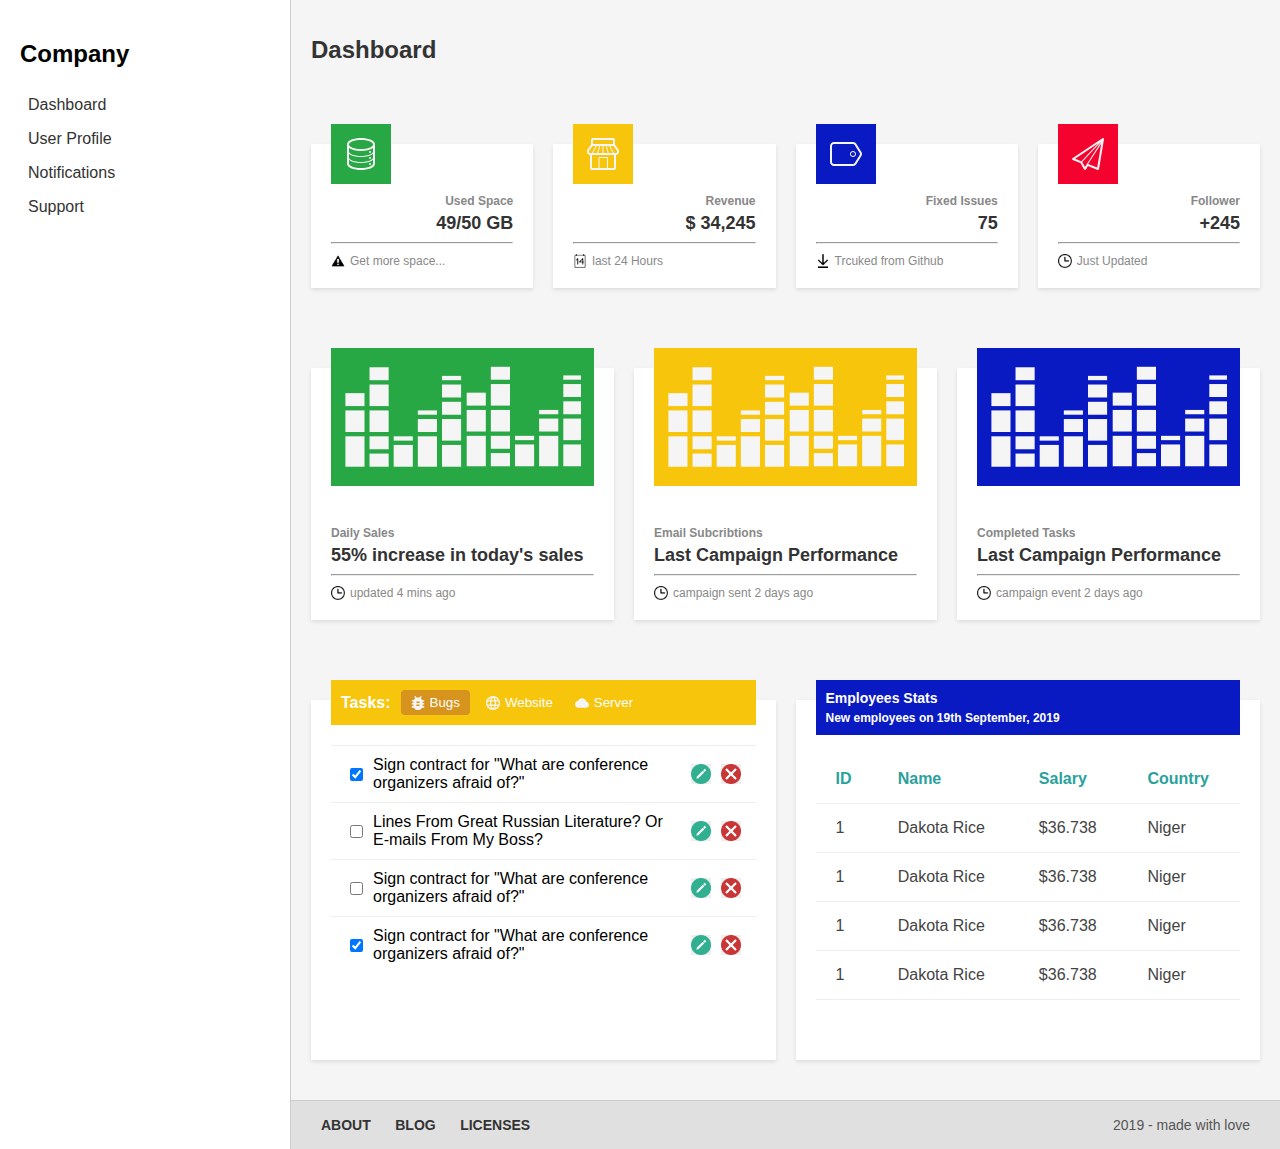
<file: index.html>
<!DOCTYPE html>
<html lang="en">

  <head>
    <meta charset="UTF-8">
    <meta name="viewport" content="width=device-width, initial-scale=1.0">
    <link rel="stylesheet" href="styles/style.css">
    <title>Dashboard</title>
  </head>

  <body>
    <div class="container">
      <div class="sidebar">
        <h2>Company</h2>
        <a href="index.html">Dashboard</a>
        <a href="user_screen.html">User Profile</a>
        <a href="#">Notifications</a>
        <a href="#">Support</a>
      </div>
      <div class="main">
        <h1 class="title">Dashboard</h1>
        <div class="card">
          <div class="cards">
            <div class="card-icon space"><img src="icons/data_white.svg"
                alt="space"></div>
            <div class="card-content">
              <h4>Used Space</h4>
              <h2>49/50 GB</h2>
            </div>
            <hr>
            <div class="card-footer">
              <img src="icons/alert.png" alt>
              <span>Get more space...</span>
            </div>
          </div>
          <div class="cards">
            <div class="card-icon revenue"><img src="icons/shop_white.svg"
                alt></div>
            <div class="card-content">
              <h4>Revenue</h4>
              <h2>$ 34,245</h2>
            </div>
            <hr>
            <div class="card-footer">
              <img src="icons/calendar.png" alt>
              <span>last 24 Hours</span>
            </div>
          </div>
          <div class="cards">
            <div class="card-icon fixed"><img src="icons/tag_white.svg"
                alt></div>
            <div class="card-content">
              <h4>Fixed Issues</h4>
              <h2>75</h2>
            </div>
            <hr>
            <div class="card-footer">
              <img src="icons/down.png" alt>
              <span>Trcuked from Github</span>
            </div>
          </div>
          <div class="cards">
            <div class="card-icon follower"><img
                src="icons/paperplane_white.svg" alt></div>
            <div class="card-content">
              <h4>Follower</h4>
              <h2>+245</h2>
            </div>
            <hr>
            <div class="card-footer">
              <img src="icons/time.png" alt>
              <span>Just Updated</span>
            </div>
          </div>
        </div>
        <div class="stats">
          <div class="stats-card">
            <div class="chart-contianter">
              <div class="chart-box green">
                <img src="icons/graphics.svg">
              </div>
            </div>
            <div class="card-content-start">
              <h4>Daily Sales</h4>
              <h2>55% increase in today's sales</h2>
            </div>
            <hr>
            <div class="card-footer">
              <img src="icons/time.png" alt>
              <span>updated 4 mins ago</span>
            </div>
          </div>
          <div class="stats-card">
            <div class="chart-contianter">
              <div class="chart-box yellow">
                <img src="icons/graphics.svg">
              </div>
            </div>
            <div class="card-content-start">
              <h4>Email Subcribtions</h4>
              <h2>Last Campaign Performance</h2>
            </div>
            <hr>
            <div class="card-footer">
              <img src="icons/time.png" alt>
              <span>campaign sent 2 days ago</span>
            </div>
          </div>
          <div class="stats-card">
            <div class="chart-contianter">
              <div class="chart-box blue">
                <img src="icons/graphics.svg">
              </div>
            </div>
            <div class="card-content-start">
              <h4>Completed Tasks</h4>
              <h2>Last Campaign Performance</h2>
            </div>
            <hr>
            <div class="card-footer">
              <img src="icons/time.png" alt>
              <span>campaign event 2 days ago</span>
            </div>
          </div>
        </div>

        <div class="tasks">
          <div class="task-card">
            <div class="task-body">
              <div class="task-header yellow">
                <span>Tasks:</span>
                <button class="active"><img src="icons/bug.svg" alt>
                  Bugs</button>
                <button><img src="icons/web.svg" alt> Website</button>
                <button><img src="icons/cloud.svg" alt> Server</button>
              </div>
              <ul class="task-list">
                <li>
                  <input type="checkbox" checked>
                  <span>Sign contract for
                    "What are conference organizers afraid of?"</span>
                  <button class="edit"></button>
                  <button class="delete"></button>
                </li>
                <li>
                  <input type="checkbox">
                  <span>Lines From Great Russian Literature? Or E-mails From My
                    Boss?</span>
                  <button class="edit"></button>
                  <button class="delete"></button>
                </li>
                <li>
                  <input type="checkbox">
                  <span>Sign contract for
                    "What are conference organizers afraid of?"</span>
                  <button class="edit"></button>
                  <button class="delete"></button>
                </li>
                <li>
                  <input type="checkbox" checked>
                  <span>Sign contract for
                    "What are conference organizers afraid of?"</span>
                  <button class="edit"></button>
                  <button class="delete"></button>
                </li>
              </ul>
            </div>
          </div>
          <div class="employee-card">
            <div class="employee-body">
              <div class="employee-header blue">
                <h5>Employees Stats</h5>
                <p>New employees on 19th September, 2019</p>
              </div>
              <table class="employee-table">
                <thead>
                  <tr>
                    <th>ID</th>
                    <th>Name</th>
                    <th>Salary</th>
                    <th>Country</th>
                  </tr>
                </thead>
                <tbody>
                  <tr>
                    <td>1</td>
                    <td>Dakota Rice</td>
                    <td>$36.738</td>
                    <td>Niger</td>
                  </tr>
                  <tr>
                    <td>1</td>
                    <td>Dakota Rice</td>
                    <td>$36.738</td>
                    <td>Niger</td>
                  </tr>
                  <tr>
                    <td>1</td>
                    <td>Dakota Rice</td>
                    <td>$36.738</td>
                    <td>Niger</td>
                  </tr>
                  <tr>
                    <td>1</td>
                    <td>Dakota Rice</td>
                    <td>$36.738</td>
                    <td>Niger</td>
                  </tr>
                </tbody>
              </table>
            </div>
          </div>
        </div>
        <footer class="footer">
          <div class="footer-left">
            <a href="#">ABOUT</a>
            <a href="#">BLOG</a>
            <a href="#">LICENSES</a>
          </div>
          <div class="footer-right">
            2019 - made with love
          </div>
        </footer>
      </div>

      <script>
      function markDone(button) {
        button.parentElement.style.textDecoration = 'line-through';
      }
    </script>
    </div>
  </body>

</html>
</file>
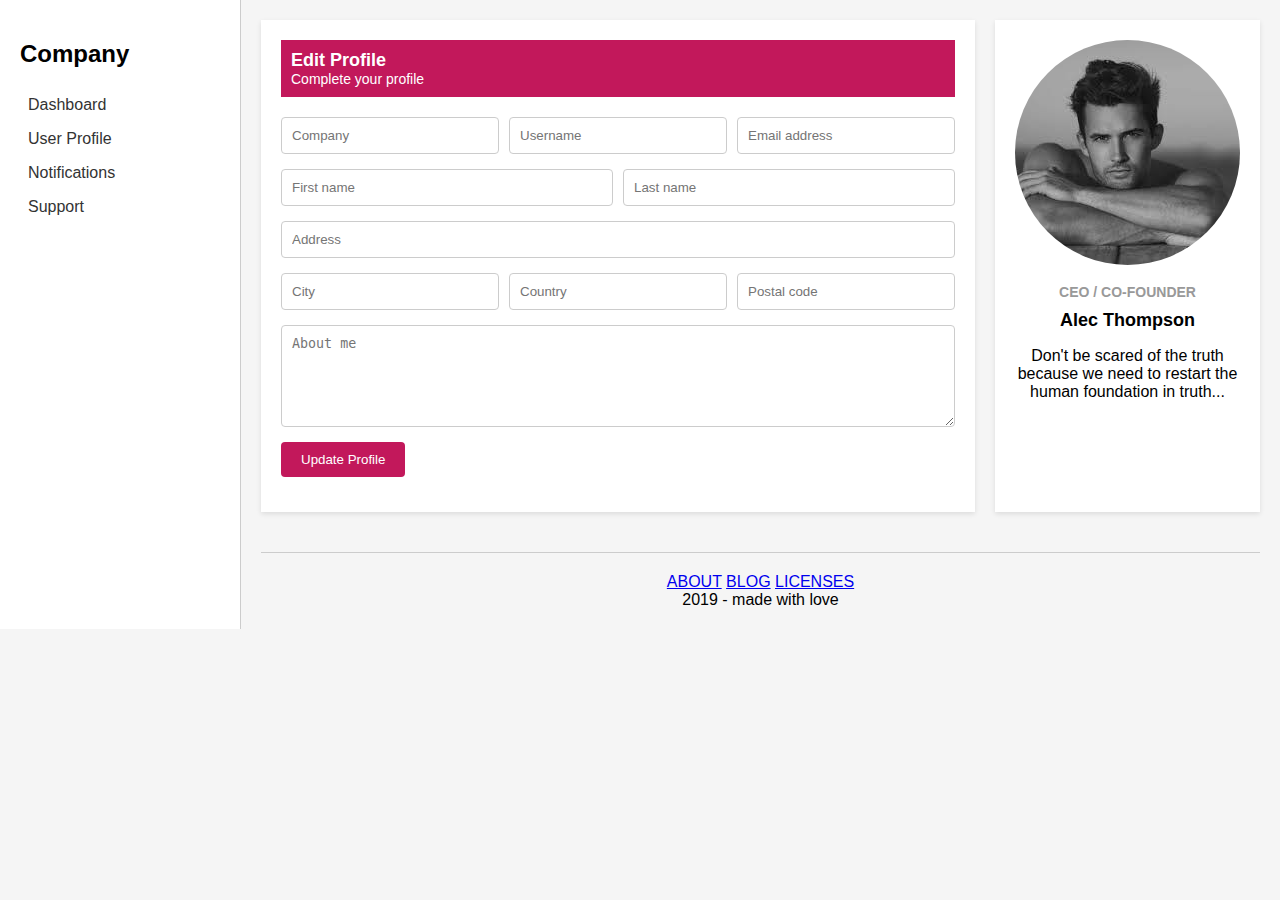
<file: user_screen.html>
<!DOCTYPE html>
<html lang="en">

    <head>
        <meta charset="UTF-8">
        <meta name="viewport" content="width=device-width, initial-scale=1.0">
        <link rel="stylesheet" href="styles/style_user.css">
        <title>User</title>
    </head>

    <body>
        <div class="container">
            <div class="sidebar">
                <h2>Company</h2>
                <a href="index.html">Dashboard</a>
                <a href="user_screen.html">User Profile</a>
                <a href="#">Notifications</a>
                <a href="#">Support</a>
            </div>
            <main class="main-content">
                <div class="user-profile">
                    <section class="form-section">
                        <div class="form-header">Edit Profile<br><small>Complete
                                your profile</small></div>
                        <form>
                            <div class="form-row">
                                <input type="text" placeholder="Company">
                                <input type="text" placeholder="Username">
                                <input type="email" placeholder="Email address">
                            </div>
                            <div class="form-row">
                                <input type="text" placeholder="First name">
                                <input type="text" placeholder="Last name">
                            </div>
                            <div class="form-row">
                                <input type="text" placeholder="Address">
                            </div>
                            <div class="form-row">
                                <input type="text" placeholder="City">
                                <input type="text" placeholder="Country">
                                <input type="text" placeholder="Postal code">
                            </div>
                            <div class="form-row">
                                <textarea placeholder="About me"></textarea>
                            </div>
                            <div class="form-row">
                                <button type="submit">Update Profile</button>
                            </div>
                        </form>
                    </section>

                    <aside class="profile-card">
                        <img src="icons/profile.jpeg" alt="Profile Picture">
                        <h4>CEO / CO-FOUNDER</h4>
                        <h3>Alec Thompson</h3>
                        <p>
                            Don't be scared of the truth because we need to
                            restart the human foundation in truth...
                        </p>
                    </aside>
                </div>
                <footer class="footer">
                    <div class="footer-left">
                        <a href="#">ABOUT</a>
                        <a href="#">BLOG</a>
                        <a href="#">LICENSES</a>
                    </div>
                    <div class="footer-right">
                        2019 - made with love
                    </div>
                </footer>
            </main>
        </div>
    </body>
</html>
</file>
<file: styles/style.css>
body {
  margin: 0;
  font-family: Arial, sans-serif;
  background-color: #f5f5f5;
}

.container {
  display: flex;
}

.sidebar {
  width: 250px;
  background: #fff;
  padding: 20px;
  border-right: 1px solid #ccc;
}

.sidebar h2 {
  margin-bottom: 20px;
}

.sidebar ul {
  list-style: none;
}

.sidebar li {
  margin-bottom: 10px;
}

.sidebar a {
  text-decoration: none;
  color: #333;
  display: block;
  padding: 8px;
  border-radius: 4px;
}

.sidebar .active a {
  background: #c2185b;
  color: #fff;
}

.main {
  flex: 1;
}

.title {
  font-size: 24px;
  margin-bottom: 40px;
  color: #333;
  padding: 20px;
}

.card {
  display: grid;
  grid-template-columns: repeat(4, 1fr);
  gap: 20px;
  margin-bottom: 20px;
  padding: 20px;
}

.cards {
  background: #fff;
  box-shadow: 0 2px 4px rgba(0, 0, 0, 0.1);
  padding: 20px;
  position: relative;
}

.card-icon {
  color: #fff;
  padding: 10px;
  width: 40px;
  height: 40px;
  display: flex;
  justify-content: center;
  align-items: center;
  font-size: 24px;
  position: absolute;
  top: -20px;
  left: 20px;
}

.space,
.green {
  background-color: #28a745;
}

.revenue,
.yellow {
  background-color: #f7c50b;
}

.fixed,
.blue {
  background-color: #091ac2;
}

.follower {
  background-color: #f5032f;
}

.card-content {
  margin-top: 30px;
}

.card-content h4 {
  text-align: end;
  margin: 0;
  font-size: 12px;
  color: #888;
}

.card-content h2 {
  text-align: end;
  margin: 5px 0;
  font-size: 18px;
  color: #333;
}

.card-footer {
  margin-top: 10px;
  font-size: 12px;
  color: #555;
  display: flex;
  align-items: center;
}

.card-footer span {
  margin-left: 5px;
  color: #898989;
  cursor: pointer;
}

.card-footer img {
  width: 14px;
  height: 14px;
}

.stats {
  display: grid;
  grid-template-columns: repeat(3, 1fr);
  gap: 20px;
  margin-top: 40px;
  margin-bottom: 20px;
  padding: 20px;
}

.stats-card {
  padding: 20px;
  background: white;
  box-shadow: 0 2px 4px rgba(0, 0, 0, 0.1);
}

.chart-contianter {
  position: relative;
  width: 100%;
  box-sizing: border-box;
  display: flex;
  top: -20px;

}

.chart-box {
  width: 100%;
  height: 100%;
  display: flex;
  justify-content: center;
  align-items: center;
  position: relative;
  top: -20px;
}

.chart-box img {
  max-width: 90%;
  max-height: 90%;
  padding: 10px;
  display: flex;
  object-fit: contain;
}

.card-content-start h4 {
  margin: 0;
  font-size: 12px;
  color: #888;
}

.card-content-start h2 {
  margin: 5px 0;
  font-size: 18px;
  color: #333;
}

.tasks {
  display: grid;
  grid-template-columns: repeat(2, 1fr);
  gap: 20px;
  margin-bottom: 20px;
  margin-top: 40px;
  padding: 20px;
}

.task-card {
  background: #fff;
  box-shadow: 0 2px 4px rgba(0, 0, 0, 0.1);
}

.task-body {
  height: 100%;
  display: flex;
  flex-direction: column;
  position: relative;
  padding: 20px;
  box-sizing: border-box;
  top: -20px;
}

.task-header {
  display: flex;
  position: relative;
  top: -20px;
  padding: 10px;
  font-weight: bold;
  color: white;
  align-items: center;
  gap: 10px;
}

.task-header button {
  background: transparent;
  border: none;
  color: white;
  display: flex;
  align-items: center;
  gap: 5px;
  cursor: pointer;
  font-weight: normal;
}

.task-header button.active {
  background-color: #d6941e;
  padding: 5px 10px;
  border-radius: 4px;
}

.task-header img {
  width: 14px;
  height: 14px;
}

.task-list {
  list-style: none;
  margin: 0;
  padding: 0;
}

.task-list li {
  display: flex;
  align-items: center;
  padding: 10px 15px;
  border-top: 1px solid #eee;
}

.task-list input[type="checkbox"] {
  margin-right: 10px;
}

.task-list span {
  flex: 1;
}

.task-list button.edit,
.task-list button.delete {
  width: 20px;
  height: 20px;
  border: none;
  background-size: cover;
  margin-left: 10px;
  cursor: pointer;
}

.task-list button.edit {
  background-image: url('../icons/edit.png');
}

.task-list button.delete {
  background-image: url('../icons/remove.png');
}

.employee-card {
  height: 100%;
  background: #fff;
  box-shadow: 0 2px 4px rgba(0, 0, 0, 0.1);
  margin-top: 20px;
  position: relative;
  top: -20px;
}

.employee-body {
  padding: 20px;
  box-sizing: border-box;
  position: relative;
  top: -20px;
}

.employee-header {
  position: relative;
  top: -20px;
  padding: 10px;
  font-weight: bold;
  color: white;
  align-items: center;
}

.employee-header h5 {
  margin: 0;
  font-size: 14px;
}

.employee-header p {
  margin: 5px 0 0;
  font-size: 12px;
}

.employee-table {
  width: 100%;
  border-collapse: collapse;
  margin: 0;
}

.employee-table th,
.employee-table td {
  text-align: left;
  padding: 15px 20px;
  border-bottom: 1px solid #eee;
}

.employee-table th {
  color: #29a19c;
}

.employee-table td {
  color: #444;
}

.footer {
  background: #e0e0e0;
  padding: 15px 30px;
  display: flex;
  justify-content: space-between;
  align-items: center;
  border-top: 1px solid #ccc;
}

.footer a {
  margin-right: 20px;
  text-decoration: none;
  color: #333;
  font-weight: bold;
  font-size: 14px;
}

.footer-right {
  color: #555;
  font-size: 14px;
}
.footer-right a {
  color: #c2185b;
}
</file>
<file: styles/style_user.css>
body {
    margin: 0;
    font-family: Arial, sans-serif;
    background-color: #f5f5f5;
}

.container {
  display: flex;
}

.sidebar {
  width: 200px;
  background: #fff;
  padding: 20px;
  border-right: 1px solid #ccc;
}

.sidebar h2 {
  margin-bottom: 20px;
}

.sidebar ul {
  list-style: none;
}

.sidebar li {
  margin-bottom: 10px;
}

.sidebar a {
  text-decoration: none;
  color: #333;
  display: block;
  padding: 8px;
  border-radius: 4px;
}

.sidebar .active a {
  background: #c2185b;
  color: #fff;
}

.main-content {
    flex: 1;
    padding: 20px;
}

.user-profile {
    display: flex;
    justify-content: space-between;
    gap: 20px;
}

.form-section {
    flex: 3;
    background: #fff;
    padding: 20px;
    box-shadow: 0 2px 5px rgba(0, 0, 0, 0.1);
}

.form-header {
    background: #c2185b;
    color: #fff;
    padding: 10px;
    margin-bottom: 20px;
    font-size: 18px;
    font-weight: bold;
}

.form-header small {
    display: block;
    font-weight: normal;
    font-size: 14px;
}

form .form-row {
    display: flex;
    gap: 10px;
    margin-bottom: 15px;
    flex-wrap: wrap;
}

form input, form textarea {
    flex: 1;
    padding: 10px;
    border: 1px solid #ccc;
    border-radius: 4px;
}

form textarea {
    height: 80px;
    resize: vertical;
}

form button {
    background: #c2185b;
    color: white;
    padding: 10px 20px;
    border: none;
    border-radius: 4px;
    cursor: pointer;
}

.profile-card {
    flex: 1;
    background: #fff;
    padding: 20px;
    text-align: center;
    box-shadow: 0 2px 5px rgba(0, 0, 0, 0.1);
}

.profile-card img {
    border-radius: 50%;
    margin-bottom: 15px;
}

.profile-card h4 {
    margin: 0;
    font-size: 14px;
    color: #999;
}

.profile-card h3 {
    margin: 10px 0;
    font-size: 18px;
}

footer {
    margin-top: 40px;
    padding-top: 20px;
    border-top: 1px solid #ccc;
    text-align: center;
}

footer nav a {
    margin: 0 10px;
    text-decoration: none;
    color: #666;
}
</file>
